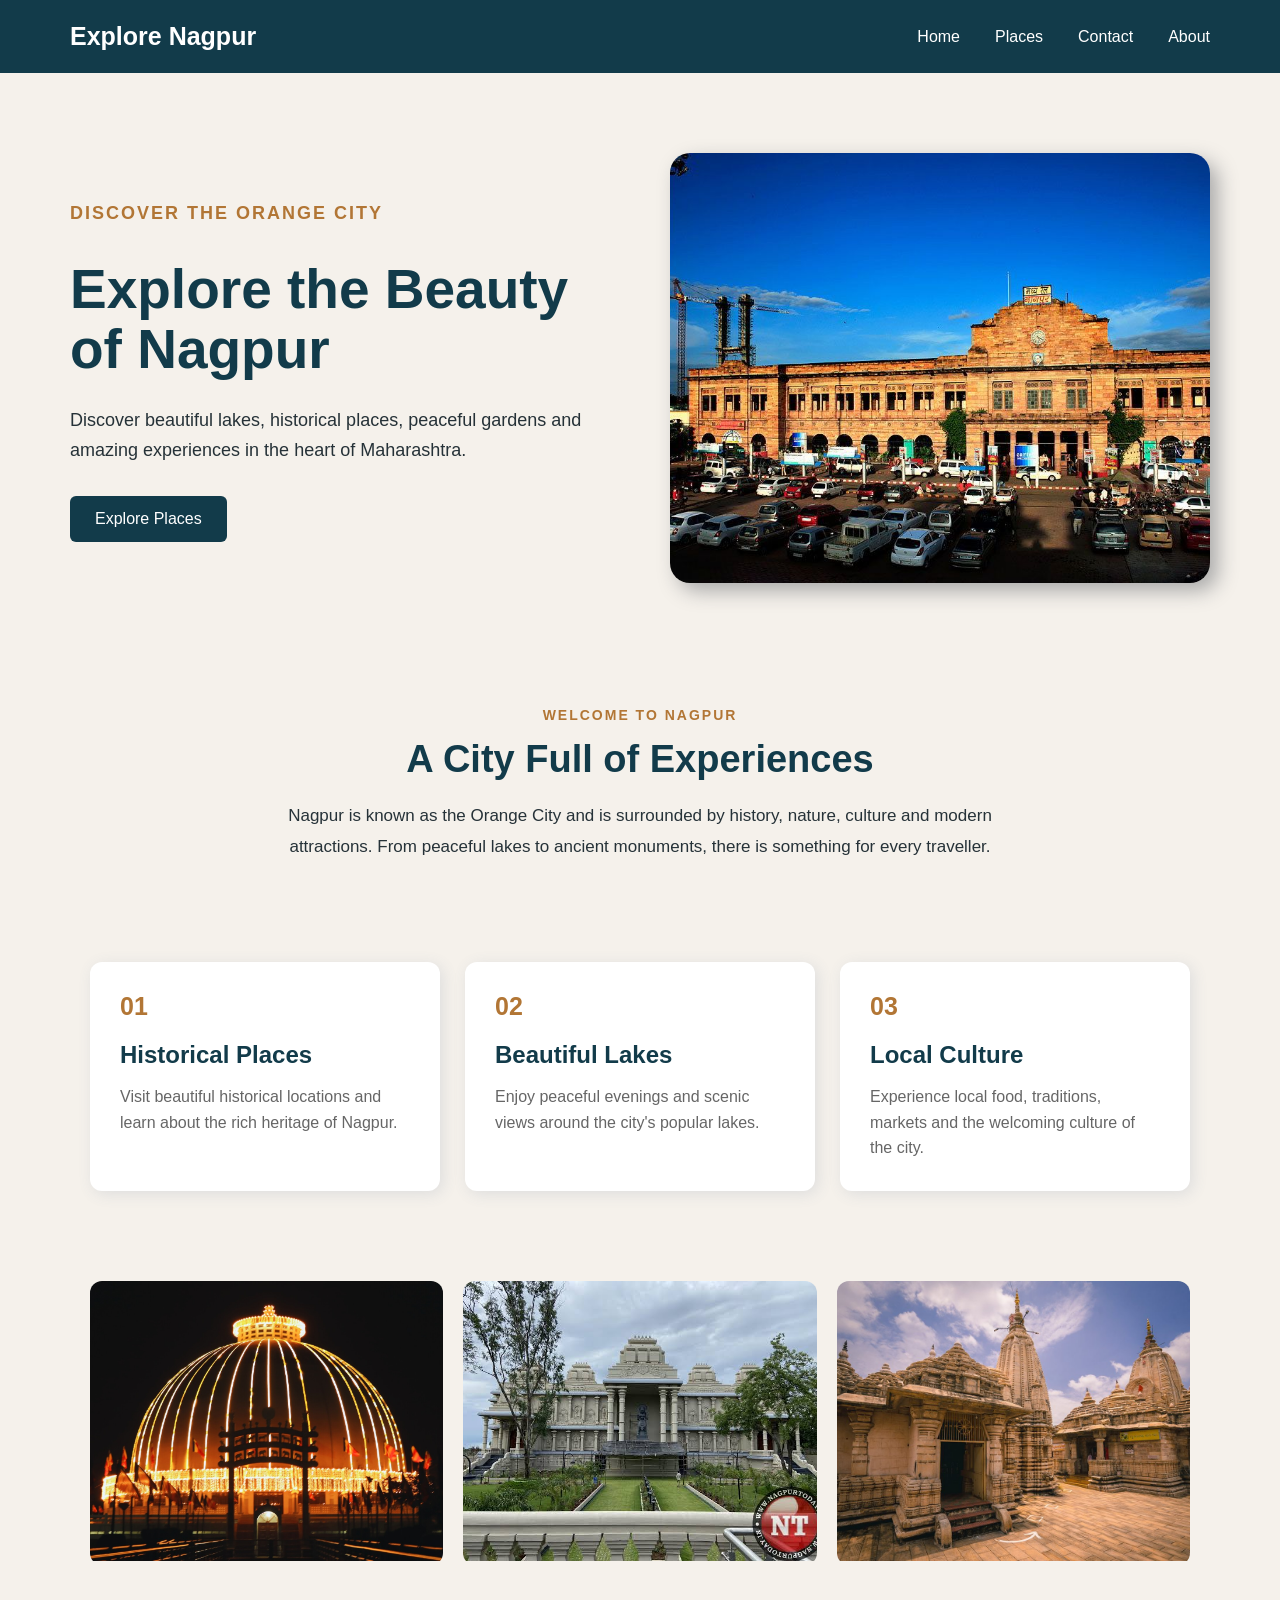
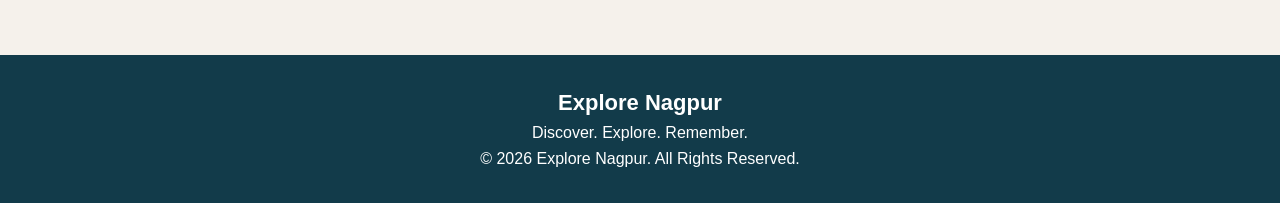
<file: index.html>
<!DOCTYPE html>
<html lang="en">
<head>
    <meta charset="UTF-8">
    <meta name="viewport" content="width=device-width, initial-scale=1.0">
    <title>Explore Nagpur | Home</title>
    <link rel="stylesheet" href="style.css">
</head>
<body>

<header>
    <nav>
        <h2>Explore Nagpur</h2>
        <div class="nav-links">
            <a href="index.html">Home</a>
            <a href="./pages/places.html">Places</a>
            <a href="./pages/contact.html">Contact</a>
            <a href="./pages/about.html">About</a>
        </div>
    </nav>
</header>

<section class="hero">
    <div class="hero-text">
        <p class="small-title">DISCOVER THE ORANGE CITY</p>
        <h1>Explore the Beauty of Nagpur</h1>
        <p>Discover beautiful lakes, historical places, peaceful gardens and amazing experiences in the heart of Maharashtra.</p>
        <a href="./pages/places.html" class="btn">Explore Places</a>
    </div>
    <div class="hero-image">
        <img src="./assets/nagpurrailwaystation.jpg" alt="Beautiful destination">
    </div>
</section>

<section class="welcome">
    <p class="section-tag">WELCOME TO NAGPUR</p>
    <h2>A City Full of Experiences</h2>
    <p>Nagpur is known as the Orange City and is surrounded by history, nature, culture and modern attractions. From peaceful lakes to ancient monuments, there is something for every traveller.</p>
</section>

<section class="highlights">
    <div class="highlight">
        <h3>01</h3>
        <h2>Historical Places</h2>
        <p>Visit beautiful historical locations and learn about the rich heritage of Nagpur.</p>
    </div>
    <div class="highlight">
        <h3>02</h3>
        <h2>Beautiful Lakes</h2>
        <p>Enjoy peaceful evenings and scenic views around the city's popular lakes.</p>
    </div>
    <div class="highlight">
        <h3>03</h3>
        <h2>Local Culture</h2>
        <p>Experience local food, traditions, markets and the welcoming culture of the city.</p>
    </div>
</section>

<section class="home-gallery">
    <div>
        <img src="./assets/deekshabhoomi.jpg" alt="Nature">
    </div>
    <div>
        <img src="./assets/koradi.jpg" alt="Mountain">
    </div>
    <div>
        <img src="./assets/ramtek.jpg" alt="City">
    </div>
</section>

<footer>
    <h3>Explore Nagpur</h3>
    <p>Discover. Explore. Remember.</p>
    <p>© 2026 Explore Nagpur. All Rights Reserved.</p>
</footer>

</body>
</html>
</file>
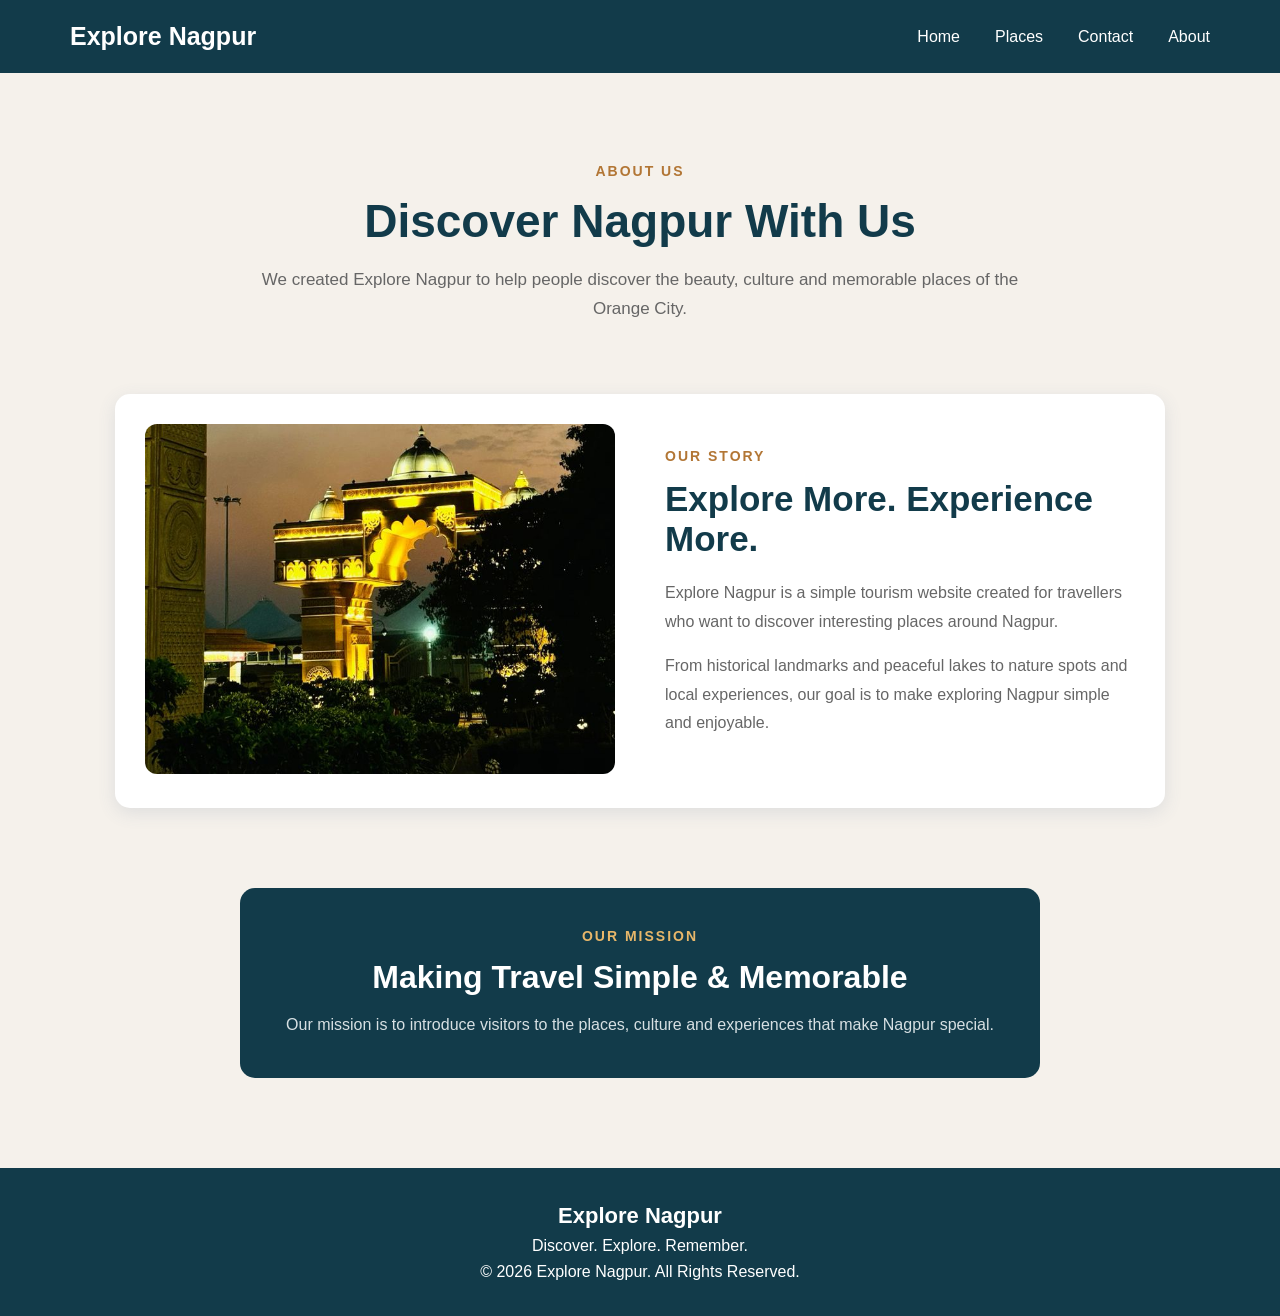
<file: pages/about.html>
<!DOCTYPE html>
<html lang="en">
<head>
    <meta charset="UTF-8">
    <meta name="viewport" content="width=device-width, initial-scale=1.0">
    <title>Explore Nagpur | About Us</title>
    <link rel="stylesheet" href="../style.css">
</head>
<body>
<header>
    <nav>
        <h2>Explore Nagpur</h2>
        <div class="nav-links">
            <a href="./../index.html">Home</a>
            <a href="../pages/places.html">Places</a>
            <a href="../pages/contact.html">Contact</a>
            <a href="../pages/about.html">About</a>
        </div>
    </nav>
</header>

<section class="page-header">
    <p class="section-tag">ABOUT US</p>
    <h1>Discover Nagpur With Us</h1>
    <p>We created Explore Nagpur to help people discover the beauty, culture and memorable places of the Orange City.</p>
</section>

<section class="about-box">
    <div>
        <img src="./../assets/16f6ea68fdb6cd9bd56ee7324083d361.jpg" style="object-position: bottom;" alt="Travel">
    </div>
    <div class="about-text">
        <p class="section-tag">OUR STORY</p>
        <h2>Explore More. Experience More.</h2>
        <p>Explore Nagpur is a simple tourism website created for travellers who want to discover interesting places around Nagpur.</p>
        <p>From historical landmarks and peaceful lakes to nature spots and local experiences, our goal is to make exploring Nagpur simple and enjoyable.</p>
    </div>
</section>
<section class="mission">
    <p class="section-tag">OUR MISSION</p>
    <h2>Making Travel Simple & Memorable</h2>
    <p>Our mission is to introduce visitors to the places, culture and experiences that make Nagpur special.</p>
</section>
<footer>
    <h3>Explore Nagpur</h3>
    <p>Discover. Explore. Remember.</p>
    <p>© 2026 Explore Nagpur. All Rights Reserved.</p>
</footer>

</body>
</html>
</file>
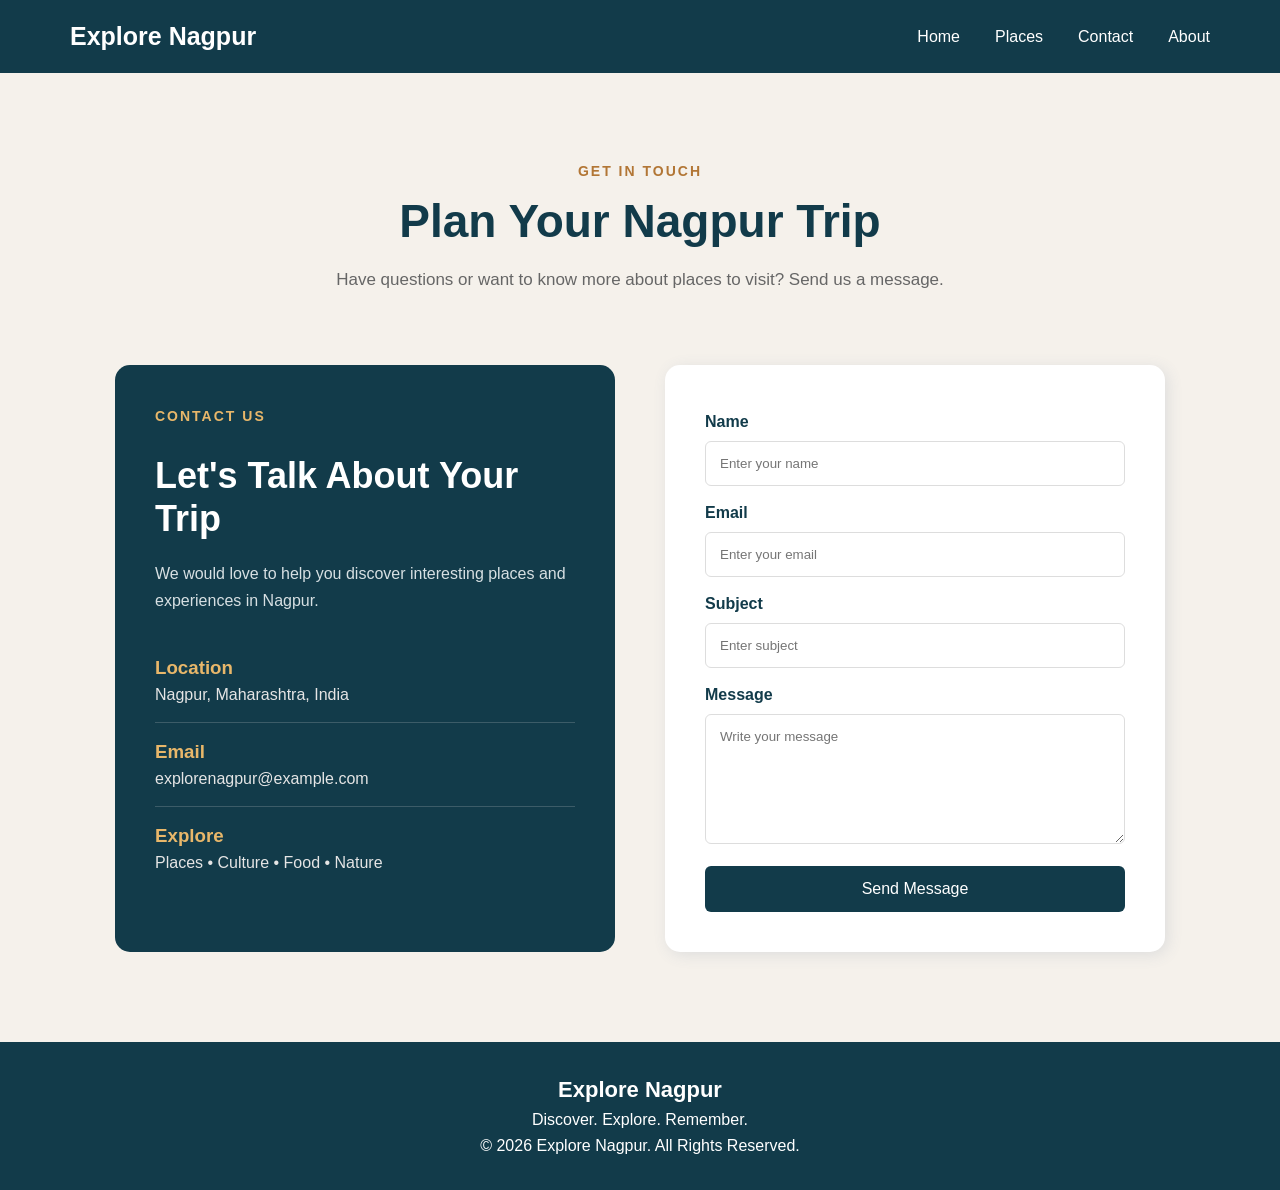
<file: pages/contact.html>
<!DOCTYPE html>
<html lang="en">
<head>
    <meta charset="UTF-8">
    <meta name="viewport" content="width=device-width, initial-scale=1.0">
    <title>Explore Nagpur | Contact</title>
    <link rel="stylesheet" href="../style.css">
</head>
<body>

<header>
    <nav>
        <h2>Explore Nagpur</h2>
        <div class="nav-links">
            <a href="../index.html">Home</a>
            <a href="../pages/places.html">Places</a>
            <a href="../pages/contact.html">Contact</a>
            <a href="../pages/about.html">About</a>
        </div>
    </nav>
</header>

<section class="page-header">
    <p class="section-tag">GET IN TOUCH</p>
    <h1>Plan Your Nagpur Trip</h1>
    <p>Have questions or want to know more about places to visit? Send us a message.</p>
</section>

<section class="contact-section">

    <div class="contact-info">
        <p class="section-tag">CONTACT US</p>
        <h2>Let's Talk About Your Trip</h2>
        <p>We would love to help you discover interesting places and experiences in Nagpur.</p>

        <div class="info-box">
            <h3>Location</h3>
            <p>Nagpur, Maharashtra, India</p>
        </div>
        <div class="info-box">
            <h3>Email</h3>
            <p>explorenagpur@example.com</p>
        </div>
        <div class="info-box">
            <h3>Explore</h3>
            <p>Places • Culture • Food • Nature</p>
        </div>
    </div>

    <div class="form-box">
        <form>
            <label>Name</label>
            <input type="text" placeholder="Enter your name" required>

            <label>Email</label>
            <input type="email" placeholder="Enter your email" required>

            <label>Subject</label>
            <input type="text" placeholder="Enter subject">

            <label>Message</label>
            <textarea placeholder="Write your message"></textarea>

            <button type="submit">Send Message</button>
        </form>
    </div>

</section>
<footer>
    <h3>Explore Nagpur</h3>
    <p>Discover. Explore. Remember.</p>
    <p>© 2026 Explore Nagpur. All Rights Reserved.</p>
</footer>
</body>
</html>
</file>
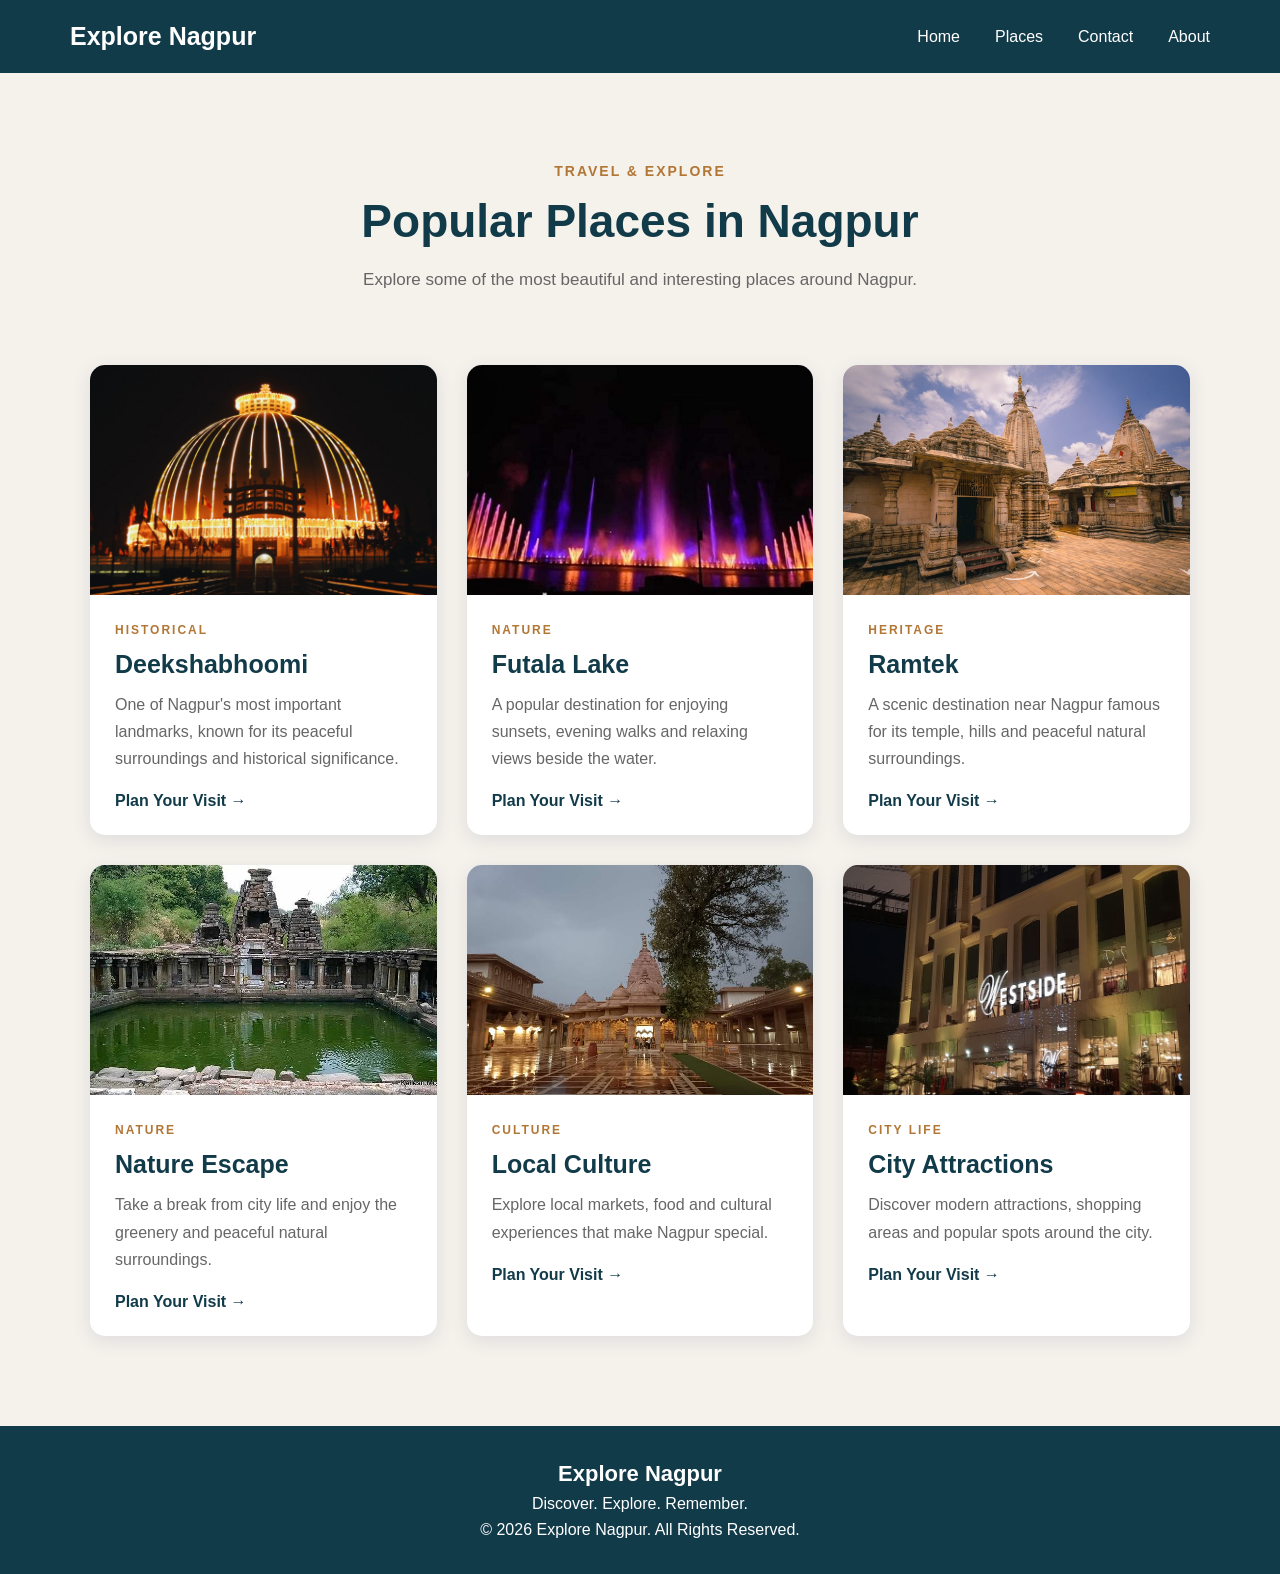
<file: pages/places.html>
<!DOCTYPE html>
<html lang="en">
<head>
    <meta charset="UTF-8">
    <meta name="viewport" content="width=device-width, initial-scale=1.0">
    <title>Explore Nagpur | Places</title>
    <link rel="stylesheet" href="../style.css">
</head>
<body>

<header>
    <nav>
        <h2>Explore Nagpur</h2>
        <div class="nav-links">
            <a href="../index.html">Home</a>
            <a href="places.html">Places</a>
            <a href="contact.html">Contact</a>
            <a href="./pages/about.html">About</a>
        </div>
    </nav>
</header>

<section class="page-header">
    <p class="section-tag">TRAVEL & EXPLORE</p>
    <h1>Popular Places in Nagpur</h1>
    <p>Explore some of the most beautiful and interesting places around Nagpur.</p>
</section>

<section class="places">

    <div class="card">
        <img src="../assets/deekshabhoomi.jpg" alt="Deekshabhoomi">
        <div class="card-content">
            <span>HISTORICAL</span>
            <h2>Deekshabhoomi</h2>
            <p>One of Nagpur's most important landmarks, known for its peaceful surroundings and historical significance.</p>
            <a href="contact.html">Plan Your Visit →</a>
        </div>
    </div>

    <div class="card">
        <img src="../assets/futala.jpg" alt="Futala Lake">
        <div class="card-content">
            <span>NATURE</span>
            <h2>Futala Lake</h2>
            <p>A popular destination for enjoying sunsets, evening walks and relaxing views beside the water.</p>
            <a href="contact.html">Plan Your Visit →</a>
        </div>
    </div>

    <div class="card">
        <img src="../assets/ramtek.jpg" alt="Ramtek">
        <div class="card-content">
            <span>HERITAGE</span>
            <h2>Ramtek</h2>
            <p>A scenic destination near Nagpur famous for its temple, hills and peaceful natural surroundings.</p>
            <a href="contact.html">Plan Your Visit →</a>
        </div>
    </div>

    <div class="card">
        <img src="../assets/800px-Kali_Matas_Temple.jpg" alt="Nature">
        <div class="card-content">
            <span>NATURE</span>
            <h2>Nature Escape</h2>
            <p>Take a break from city life and enjoy the greenery and peaceful natural surroundings.</p>
            <a href="contact.html">Plan Your Visit →</a>
        </div>
    </div>

    <div class="card">
        <img src="../assets/imageskoradi.jpg" alt="Culture">
        <div class="card-content">
            <span>CULTURE</span>
            <h2>Local Culture</h2>
            <p>Explore local markets, food and cultural experiences that make Nagpur special.</p>
            <a href="contact.html">Plan Your Visit →</a>
        </div>
    </div>

    <div class="card">
        <img src="../assets/westside.jpg" style="display: block; margin: auto; width: 100%; object-position: bottom;" alt="City">
        <div class="card-content">
            <span>CITY LIFE</span>
            <h2>City Attractions</h2>
            <p>Discover modern attractions, shopping areas and popular spots around the city.</p>
            <a href="contact.html">Plan Your Visit →</a>
        </div>
    </div>

</section>

<footer>
    <h3>Explore Nagpur</h3>
    <p>Discover. Explore. Remember.</p>
    <p>© 2026 Explore Nagpur. All Rights Reserved.</p>
</footer>

</body>
</html>
</file>
<file: style.css>
* {
    margin: 0;
    padding: 0;
    box-sizing: border-box;
}
body {
    font-family: Arial, sans-serif;
    background: #f5f1eb;
    color: #263238;
}
header {
    background: #123b4a;
}
nav {
    max-width: 1200px;
    margin: auto;
    padding: 22px 30px;
    display: flex;
    justify-content: space-between;
    align-items: center;
}
nav h2 {
    color: white;
    font-size: 25px;
}
.nav-links {
    display: flex;
    gap: 35px;
}
.nav-links a {
    color: white;
    text-decoration: none;
    font-size: 16px;
    transition: 0.3s;
}
.nav-links a:hover {
    color: #e8b76a;
}
.hero {
    max-width: 1200px;
    margin: 60px auto;
    padding: 20px 30px;
    display: flex;
    align-items: center;
    gap: 60px;
}
.hero-text {
    flex: 1;
}
.small-title,
.section-tag {
    color: #b27635;
    font-size: 14px;
    font-weight: bold;
    letter-spacing: 2px;
    margin-bottom: 15px;
}
.hero h1 {
    font-size: 55px;
    line-height: 1.1;
    margin-bottom: 25px;
    color: #123b4a;
}
.hero p {
    font-size: 18px;
    line-height: 1.7;
    margin-bottom: 30px;
}
.hero-image {
    flex: 1;
}
.hero-image img {
    width: 100%;
    height: 430px;
    object-fit: cover;
    border-radius: 20px;
    box-shadow: 8px 8px 20px #aaa;
}

.btn {
    display: inline-block;
    background: #123b4a;
    color: white;
    padding: 14px 25px;
    text-decoration: none;
    border-radius: 6px;
    transition: 0.3s;
}

.btn:hover {
    background: #b27635;
}

.welcome {
    max-width: 800px;
    margin: 80px auto;
    padding: 20px;
    text-align: center;
}

.welcome h2 {
    color: #123b4a;
    font-size: 38px;
    margin-bottom: 20px;
}

.welcome p:last-child {
    line-height: 1.8;
    font-size: 17px;
}

.highlights {
    max-width: 1100px;
    margin: 50px auto 90px;
    display: flex;
    gap: 25px;
}

.highlight {
    flex: 1;
    background: white;
    padding: 30px;
    border-radius: 12px;
    box-shadow: 3px 3px 15px #ddd;
    transition: 0.3s;
}

.highlight:hover {
    transform: translateY(-8px);
    box-shadow: 3px 8px 20px #ccc;
}

.highlight h3 {
    color: #b27635;
    font-size: 25px;
    margin-bottom: 20px;
}

.highlight h2 {
    color: #123b4a;
    margin-bottom: 15px;
}

.highlight p {
    line-height: 1.6;
    color: #666;
}

.home-gallery {
    max-width: 1100px;
    margin: 50px auto 90px;
    display: flex;
    gap: 20px;
}

.home-gallery div {
    flex: 1;
    overflow: hidden;
    border-radius: 12px;
}

.home-gallery img {
    width: 100%;
    height: 280px;
    object-fit: cover;
    transition: 0.4s;
}

.home-gallery img:hover {
    transform: scale(1.08);
}

.page-header {
    max-width: 850px;
    margin: 70px auto 50px;
    padding: 20px;
    text-align: center;
}

.page-header h1 {
    color: #123b4a;
    font-size: 46px;
    margin-bottom: 18px;
}

.page-header > p:last-child {
    color: #666;
    font-size: 17px;
    line-height: 1.7;
}

.places {
    max-width: 1100px;
    margin: 0 auto 90px;
    display: flex;
    flex-wrap: wrap;
    gap: 30px;
}
.card {
    width: calc(33.33% - 20px);
    background: white;
    border-radius: 15px;
    overflow: hidden;
    box-shadow: 0 5px 18px #ddd;
    transition: 0.3s;
}
.card:hover {
    transform: translateY(-10px);
    box-shadow: 0 12px 25px #ccc;
}
.card img {
    width: 100%;
    height: 230px;
    object-fit: cover;
    display: block;
    transition: 0.4s;
}
.card:hover img {
    transform: scale(1.04);
}
.card-content {
    padding: 25px;
}
.card-content span {
    color: #b27635;
    font-size: 12px;
    font-weight: bold;
    letter-spacing: 2px;
}
.card-content h2 {
    color: #123b4a;
    margin: 12px 0;
    font-size: 25px;
}
.card-content p {
    color: #666;
    line-height: 1.7;
    margin-bottom: 20px;
}
.card-content a {
    color: #123b4a;
    font-weight: bold;
    text-decoration: none;
    transition: 0.3s;
}
.card-content a:hover {
    color: #b27635;
}

.contact-section {
    max-width: 1050px;
    margin: 20px auto 90px;
    display: flex;
    gap: 50px;
    align-items: stretch;
}
.contact-info {
    flex: 1;
    background: #123b4a;
    color: white;
    padding: 40px;
    border-radius: 15px;
}

.contact-info .section-tag {
    color: #e8b76a;
}

.contact-info h2 {
    font-size: 36px;
    line-height: 1.2;
    margin-bottom: 20px;
}

.contact-info > p {
    color: #d7e0e3;
    line-height: 1.7;
    margin-bottom: 25px;
}

.info-box {
    padding: 18px 0;
    border-bottom: 1px solid #3c5c68;
}

.info-box:last-child {
    border-bottom: none;
}

.info-box h3 {
    color: #e8b76a;
    margin-bottom: 7px;
}

.info-box p {
    color: #e5e5e5;
}

.form-box {
    flex: 1;
    background: white;
    padding: 40px;
    border-radius: 15px;
    box-shadow: 3px 3px 15px #ddd;
}

.form-box form {
    display: flex;
    flex-direction: column;
    gap: 10px;
}

.form-box label {
    color: #123b4a;
    font-weight: bold;
    margin-top: 8px;
}

.form-box input,
.form-box textarea {
    width: 100%;
    padding: 14px;
    border: 1px solid #ddd;
    border-radius: 6px;
    font-family: Arial, sans-serif;
    outline: none;
}

.form-box input:focus,
.form-box textarea:focus {
    border-color: #b27635;
}

.form-box textarea {
    height: 130px;
    resize: vertical;
}

.form-box button {
    margin-top: 12px;
    padding: 14px;
    border: none;
    border-radius: 6px;
    background: #123b4a;
    color: white;
    font-size: 16px;
    cursor: pointer;
    transition: 0.3s;
}

.form-box button:hover {
    background: #b27635;
}

footer {
    background: #123b4a;
    color: white;
    text-align: center;
    padding: 35px 20px;
}

footer h3 {
    font-size: 22px;
    margin-bottom: 8px;
}

footer p {
    margin-top: 8px;
}

@media (max-width: 1024px) {
    .hero {
        padding: 20px 30px;
        gap: 35px;
    }

    .hero h1 {
        font-size: 45px;
    }

    .highlights,
    .home-gallery {
        margin-left: 30px;
        margin-right: 30px;
    }

    .places {
        padding: 0 30px;
    }

    .card {
        width: calc(50% - 15px);
    }

    .contact-section {
        margin-left: 30px;
        margin-right: 30px;
    }
}

@media (max-width: 768px) {
    nav {
        flex-direction: column;
        gap: 18px;
    }

    .hero {
        flex-direction: column;
        text-align: center;
        margin-top: 35px;
    }

    .hero h1 {
        font-size: 40px;
    }

    .hero-image img {
        height: 350px;
    }

    .highlights,
    .home-gallery,
    .contact-section {
        flex-direction: column;
    }

    .highlight,
    .contact-info,
    .form-box {
        width: 100%;
    }

    .home-gallery img {
        height: 300px;
    }

    .places {
        flex-direction: column;
    }

    .card {
        width: 100%;
    }
}

@media (max-width: 480px) {
    nav {
        padding: 18px 15px;
    }

    nav h2 {
        font-size: 21px;
    }

    .nav-links {
        gap: 16px;
    }

    .nav-links a {
        font-size: 14px;
    }

    .hero {
        margin: 25px auto;
        padding: 15px;
    }

    .hero h1 {
        font-size: 32px;
    }

    .hero p {
        font-size: 16px;
    }

    .hero-image img {
        height: 250px;
    }

    .welcome {
        margin: 50px auto;
    }

    .welcome h2 {
        font-size: 30px;
    }

    .highlights,
    .places,
    .contact-section,
    .home-gallery {
        margin-left: 15px;
        margin-right: 15px;
    }

    .page-header {
        margin: 35px auto 25px;
        padding: 15px;
    }

    .page-header h1 {
        font-size: 31px;
    }

    .page-header > p:last-child {
        font-size: 15px;
    }

    .places {
        padding: 0;
        gap: 20px;
    }

    .card-content {
        padding: 20px;
    }

    .card img {
        height: 210px;
    }

    .contact-section {
        margin-top: 20px;
        margin-bottom: 60px;
        gap: 25px;
    }

    .contact-info,
    .form-box {
        padding: 25px;
    }

    .contact-info h2 {
        font-size: 29px;
    }

    footer {
        font-size: 14px;
    }
}

@media (max-width: 360px) {
    .nav-links {
        gap: 10px;
    }

    .nav-links a {
        font-size: 13px;
    }

    .hero h1 {
        font-size: 28px;
    }

    .hero-image img {
        height: 210px;
    }

    .page-header h1 {
        font-size: 27px;
    }

    .card-content h2 {
        font-size: 22px;
    }

    .contact-info,
    .form-box {
        padding: 20px;
    }
}
.about-box {
    max-width: 1050px;
    margin: 30px auto 80px;
    padding: 30px;
    background: white;
    border-radius: 15px;
    display: flex;
    align-items: center;
    gap: 50px;
    box-shadow: 0 5px 18px #ddd;
}

.about-box > div {
    flex: 1;
}

.about-box img {
    width: 100%;
    height: 350px;
    object-fit: cover;
    border-radius: 12px;
}

.about-text h2 {
    color: #123b4a;
    font-size: 35px;
    margin-bottom: 20px;
}

.about-text p:not(.section-tag) {
    color: #666;
    line-height: 1.8;
    margin-bottom: 15px;
}

.mission {
    max-width: 800px;
    margin: 0 auto 90px;
    padding: 40px;
    text-align: center;
    background: #123b4a;
    color: white;
    border-radius: 15px;
}

.mission .section-tag {
    color: #e8b76a;
}

.mission h2 {
    font-size: 32px;
    margin-bottom: 15px;
}

.mission p:last-child {
    color: #d7e0e3;
    line-height: 1.7;
}

@media (max-width: 768px) {
    .about-box {
        margin: 30px;
        flex-direction: column;
        gap: 30px;
    }

    .about-box img {
        height: 300px;
    }

    .mission {
        margin: 30px;
    }
}

@media (max-width: 480px) {
    .about-box {
        margin: 20px 15px;
        padding: 20px;
    }

    .about-box img {
        height: 230px;
    }

    .about-text h2 {
        font-size: 28px;
    }

    .mission {
        margin: 20px 15px 60px;
        padding: 25px;
    }

    .mission h2 {
        font-size: 26px;
    }
}
</file>
